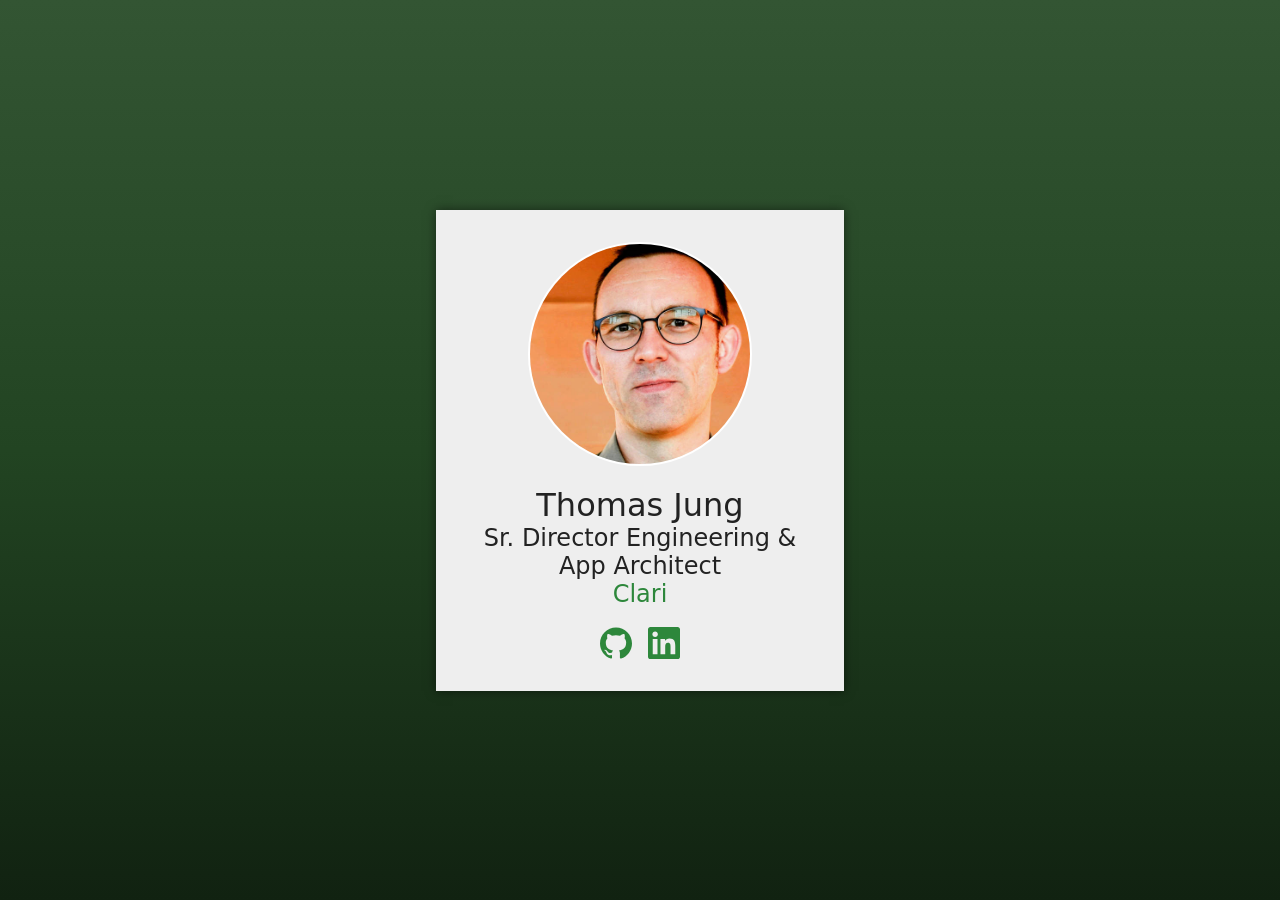
<file: index.html>
<!doctype html>
<html lang="en">
  <head>
    <meta charset="utf-8" />
    <title>Thomas Jung - @ratiofu</title>
    <meta name="viewport" content="width=device-width, initial-scale=1" />
    <link rel="stylesheet" href="styles.css" />
  </head>
  <body>
    <div class="tj-grid">
      <div class="tj-profile-frame">
        <img
          class="tj-profile-image"
          src="images/profile.jpg"
          alt="Thomas Jung Profile Picture"
          fetchpriority="high"
        />

        <h1>Thomas Jung</h1>
        <h2>Sr. Director Engineering &amp;<br />App Architect</h2>
        <h2 class="tj-nowrap">
          <a href="https://clari.com">Clari</a>
        </h2>

        &nbsp;

        <p class="tj-nowrap">
          <a class="icon" href="https://github.com/ratiofu" title="ratiofu">
            <svg
              viewBox="0 0 24 24"
              xmlns="http://www.w3.org/2000/svg"
              width="24"
              height="24"
            >
              <path
                d="M12 .297c-6.63 0-12 5.373-12 12 0 5.303 3.438 9.8 8.205 11.385.6.113.82-.258.82-.577 0-.285-.01-1.04-.015-2.04-3.338.724-4.042-1.61-4.042-1.61C4.422 18.07 3.633 17.7 3.633 17.7c-1.087-.744.084-.729.084-.729 1.205.084 1.838 1.236 1.838 1.236 1.07 1.835 2.809 1.305 3.495.998.108-.776.417-1.305.76-1.605-2.665-.3-5.466-1.332-5.466-5.93 0-1.31.465-2.38 1.235-3.22-.135-.303-.54-1.523.105-3.176 0 0 1.005-.322 3.3 1.23.96-.267 1.98-.399 3-.405 1.02.006 2.04.138 3 .405 2.28-1.552 3.285-1.23 3.285-1.23.645 1.653.24 2.873.12 3.176.765.84 1.23 1.91 1.23 3.22 0 4.61-2.805 5.625-5.475 5.92.42.36.81 1.096.81 2.22 0 1.606-.015 2.896-.015 3.286 0 .315.21.69.825.57C20.565 22.092 24 17.592 24 12.297c0-6.627-5.373-12-12-12"
              ></path>
            </svg>
          </a>
          &nbsp;
          <a
            class="icon"
            href="https://linkedin.com/in/ratiofu"
            title="ratiofu"
          >
            <svg
              viewBox="0 0 24 24"
              xmlns="http://www.w3.org/2000/svg"
              width="24"
              height="24"
            >
              <path
                d="M20.447 20.452h-3.554v-5.569c0-1.328-.027-3.037-1.852-3.037-1.853 0-2.136 1.445-2.136 2.939v5.667H9.351V9h3.414v1.561h.046c.477-.9 1.637-1.85 3.37-1.85 3.601 0 4.267 2.37 4.267 5.455v6.286zM5.337 7.433c-1.144 0-2.063-.926-2.063-2.065 0-1.138.92-2.063 2.063-2.063 1.14 0 2.064.925 2.064 2.063 0 1.139-.925 2.065-2.064 2.065zm1.782 13.019H3.555V9h3.564v11.452zM22.225 0H1.771C.792 0 0 .774 0 1.729v20.542C0 23.227.792 24 1.771 24h20.451C23.2 24 24 23.227 24 22.271V1.729C24 .774 23.2 0 22.222 0h.003z"
              />
            </svg>
          </a>
        </p>
      </div>
    </div>
    <script>
      !(function (t, e) {
        var o, n, p, r;
        e.__SV ||
          (window.posthog && window.posthog.__loaded) ||
          ((window.posthog = e),
          (e._i = []),
          (e.init = function (i, s, a) {
            function g(t, e) {
              var o = e.split(".");
              (2 == o.length && ((t = t[o[0]]), (e = o[1])),
                (t[e] = function () {
                  t.push([e].concat(Array.prototype.slice.call(arguments, 0)));
                }));
            }
            (((p = t.createElement("script")).type = "text/javascript"),
              (p.crossOrigin = "anonymous"),
              (p.async = !0),
              (p.src =
                s.api_host.replace(".i.posthog.com", "-assets.i.posthog.com") +
                "/static/array.js"),
              (r = t.getElementsByTagName("script")[0]).parentNode.insertBefore(
                p,
                r,
              ));
            var u = e;
            for (
              void 0 !== a ? (u = e[a] = []) : (a = "posthog"),
                u.people = u.people || [],
                u.toString = function (t) {
                  var e = "posthog";
                  return (
                    "posthog" !== a && (e += "." + a),
                    t || (e += " (stub)"),
                    e
                  );
                },
                u.people.toString = function () {
                  return u.toString(1) + ".people (stub)";
                },
                o =
                  "init Rr Mr fi Cr Ar ci Tr Fr capture Mi calculateEventProperties Lr register register_once register_for_session unregister unregister_for_session Hr getFeatureFlag getFeatureFlagPayload isFeatureEnabled reloadFeatureFlags updateEarlyAccessFeatureEnrollment getEarlyAccessFeatures on onFeatureFlags onSurveysLoaded onSessionId getSurveys getActiveMatchingSurveys renderSurvey displaySurvey canRenderSurvey canRenderSurveyAsync identify setPersonProperties group resetGroups setPersonPropertiesForFlags resetPersonPropertiesForFlags setGroupPropertiesForFlags resetGroupPropertiesForFlags reset get_distinct_id getGroups get_session_id get_session_replay_url alias set_config startSessionRecording stopSessionRecording sessionRecordingStarted captureException loadToolbar get_property getSessionProperty Ur jr createPersonProfile zr kr Br opt_in_capturing opt_out_capturing has_opted_in_capturing has_opted_out_capturing get_explicit_consent_status is_capturing clear_opt_in_out_capturing Dr debug M Nr getPageViewId captureTraceFeedback captureTraceMetric $r".split(
                    " ",
                  ),
                n = 0;
              n < o.length;
              n++
            )
              g(u, o[n]);
            e._i.push([i, s, a]);
          }),
          (e.__SV = 1));
      })(document, window.posthog || []);
      posthog.init("phc_IjZZlUT5puEa2LuHe8qN8vSIgdSZfSI0jnL7XV7toOz", {
        api_host: "https://us.i.posthog.com",
        defaults: "2025-05-24",
        person_profiles: "identified_only", // or 'always' to create profiles for anonymous users as well
      });
    </script>
  </body>
</html>
</file>
<file: styles.css>
* {
  box-sizing: border-box;
}

html,
body {
  width: 100%;
  width: 100vw;
  height: 100%;
  height: 100vh;
  overflow: hidden;
  font-family:
    system-ui,
    -apple-system,
    BlinkMacSystemFont,
    "Segoe UI",
    Roboto,
    Oxygen,
    Ubuntu,
    Cantarell,
    "Open Sans",
    "Helvetica Neue",
    sans-serif;
  color: #eee;
  background: linear-gradient(0deg, #121, #242 50%, #353);
  margin: 0;
  padding: 0;
}

h1,
h2,
p {
  font-weight: 300;
  margin: 0;
  padding: 0;
}

.tj-grid {
  display: grid;
  justify-content: center;
  align-content: center;
  width: 100%;
  height: 100%;
}

.tj-profile-frame {
  padding: 2em 3em;
  background-color: #eee;
  color: #222;
  box-shadow: 0 0 10px rgba(0, 0, 0, 0.5);
  text-align: center;
}

.tj-profile-image {
  width: 14em;
  border-radius: 50%;
  margin-bottom: 1em;
  border: 2px solid #fff;
}

a.icon,
svg {
  display: inline-block;
  vertical-align: text-top;
  padding: 0;
  margin: 0;
}

svg {
  width: 2em;
  height: 2em;
}

svg path {
  fill: currentColor;
}

a,
a:visited {
  color: #2d873b;
  text-decoration: none;
}

.tj-nowrap {
  white-space: nowrap;
}
</file>
